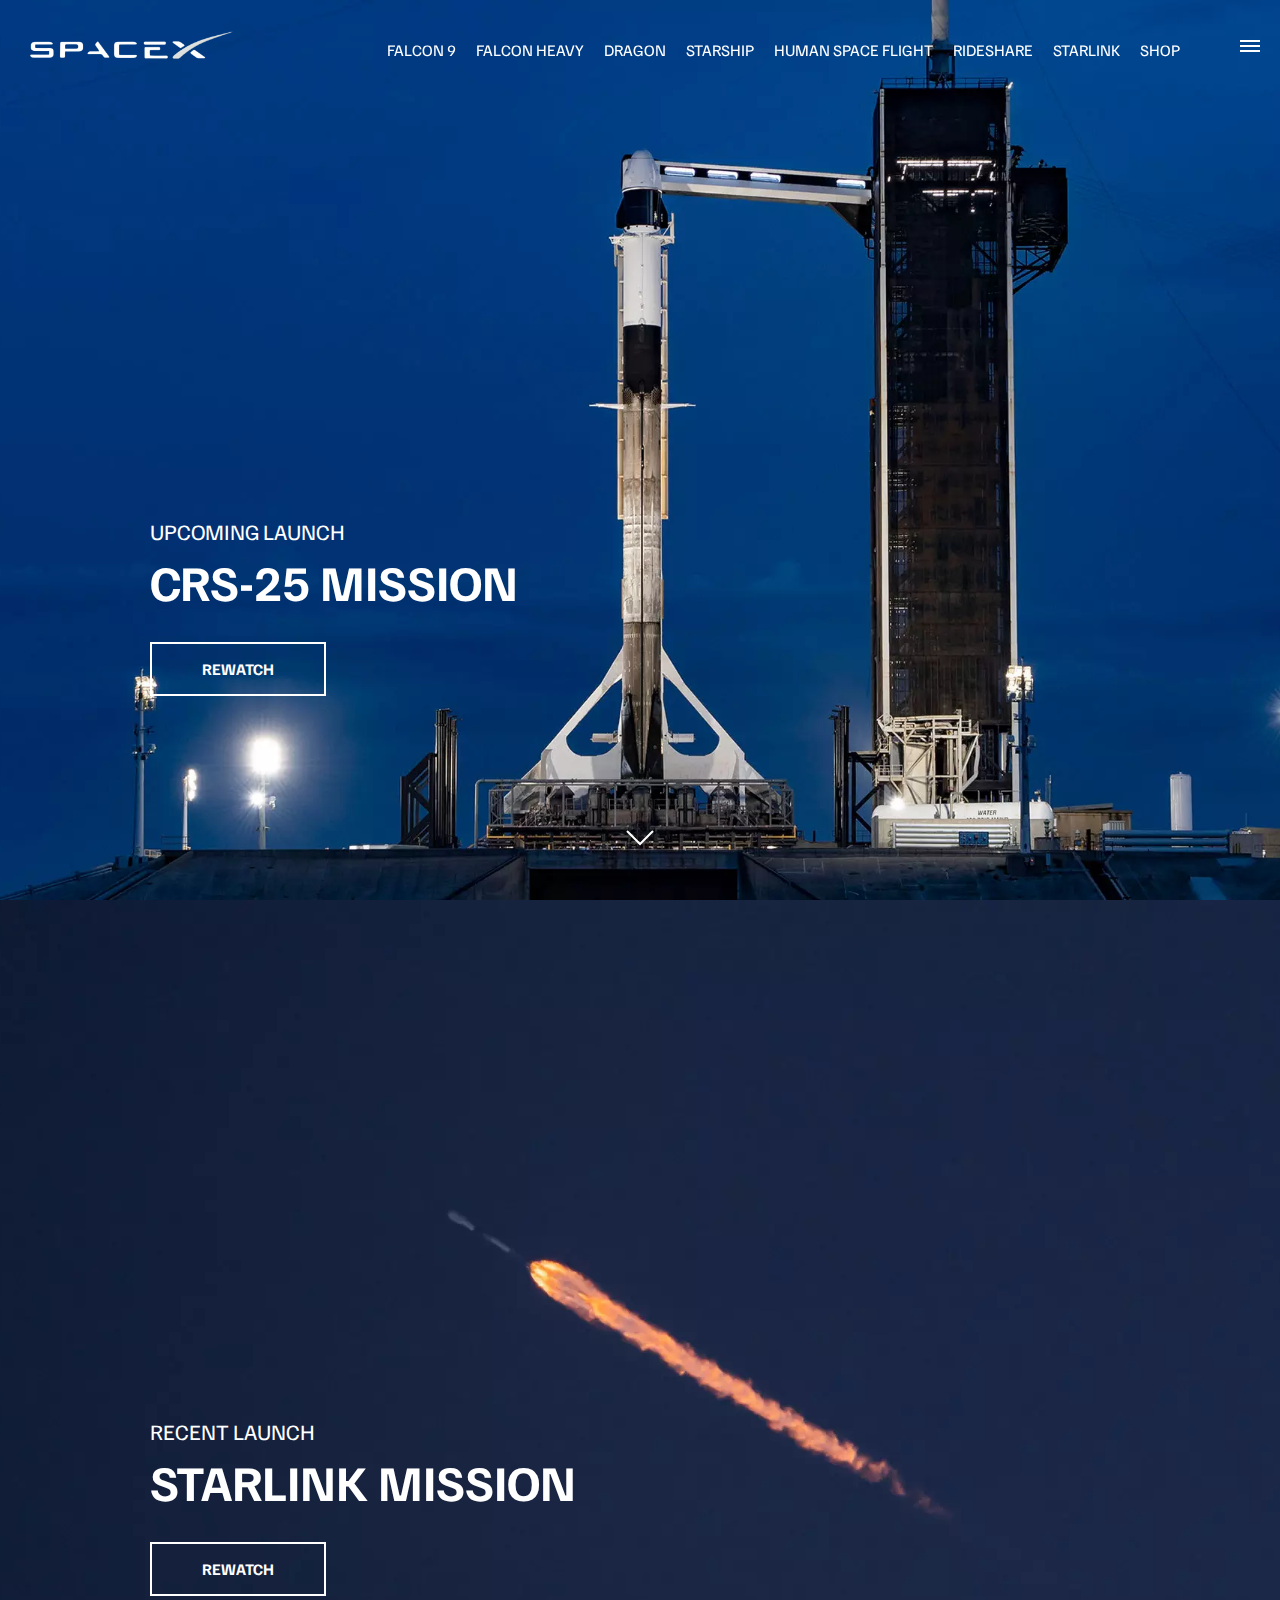
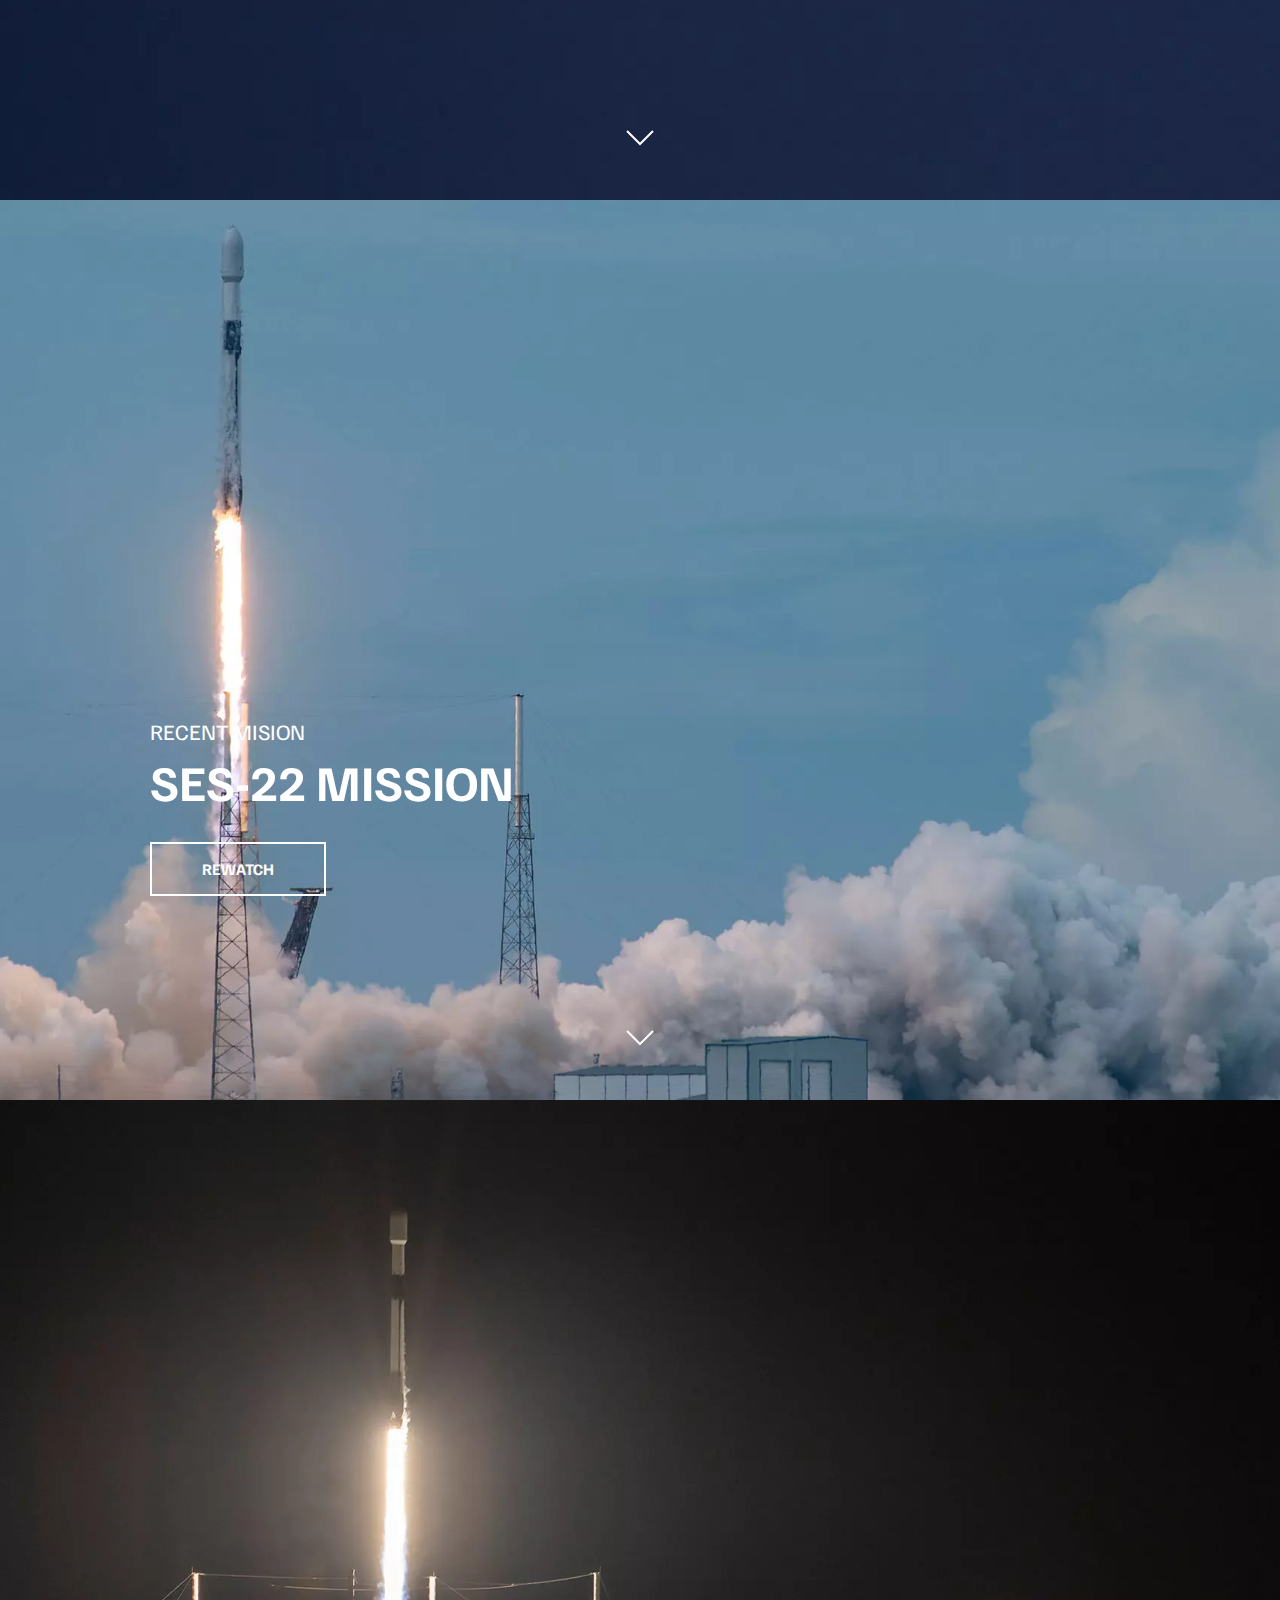
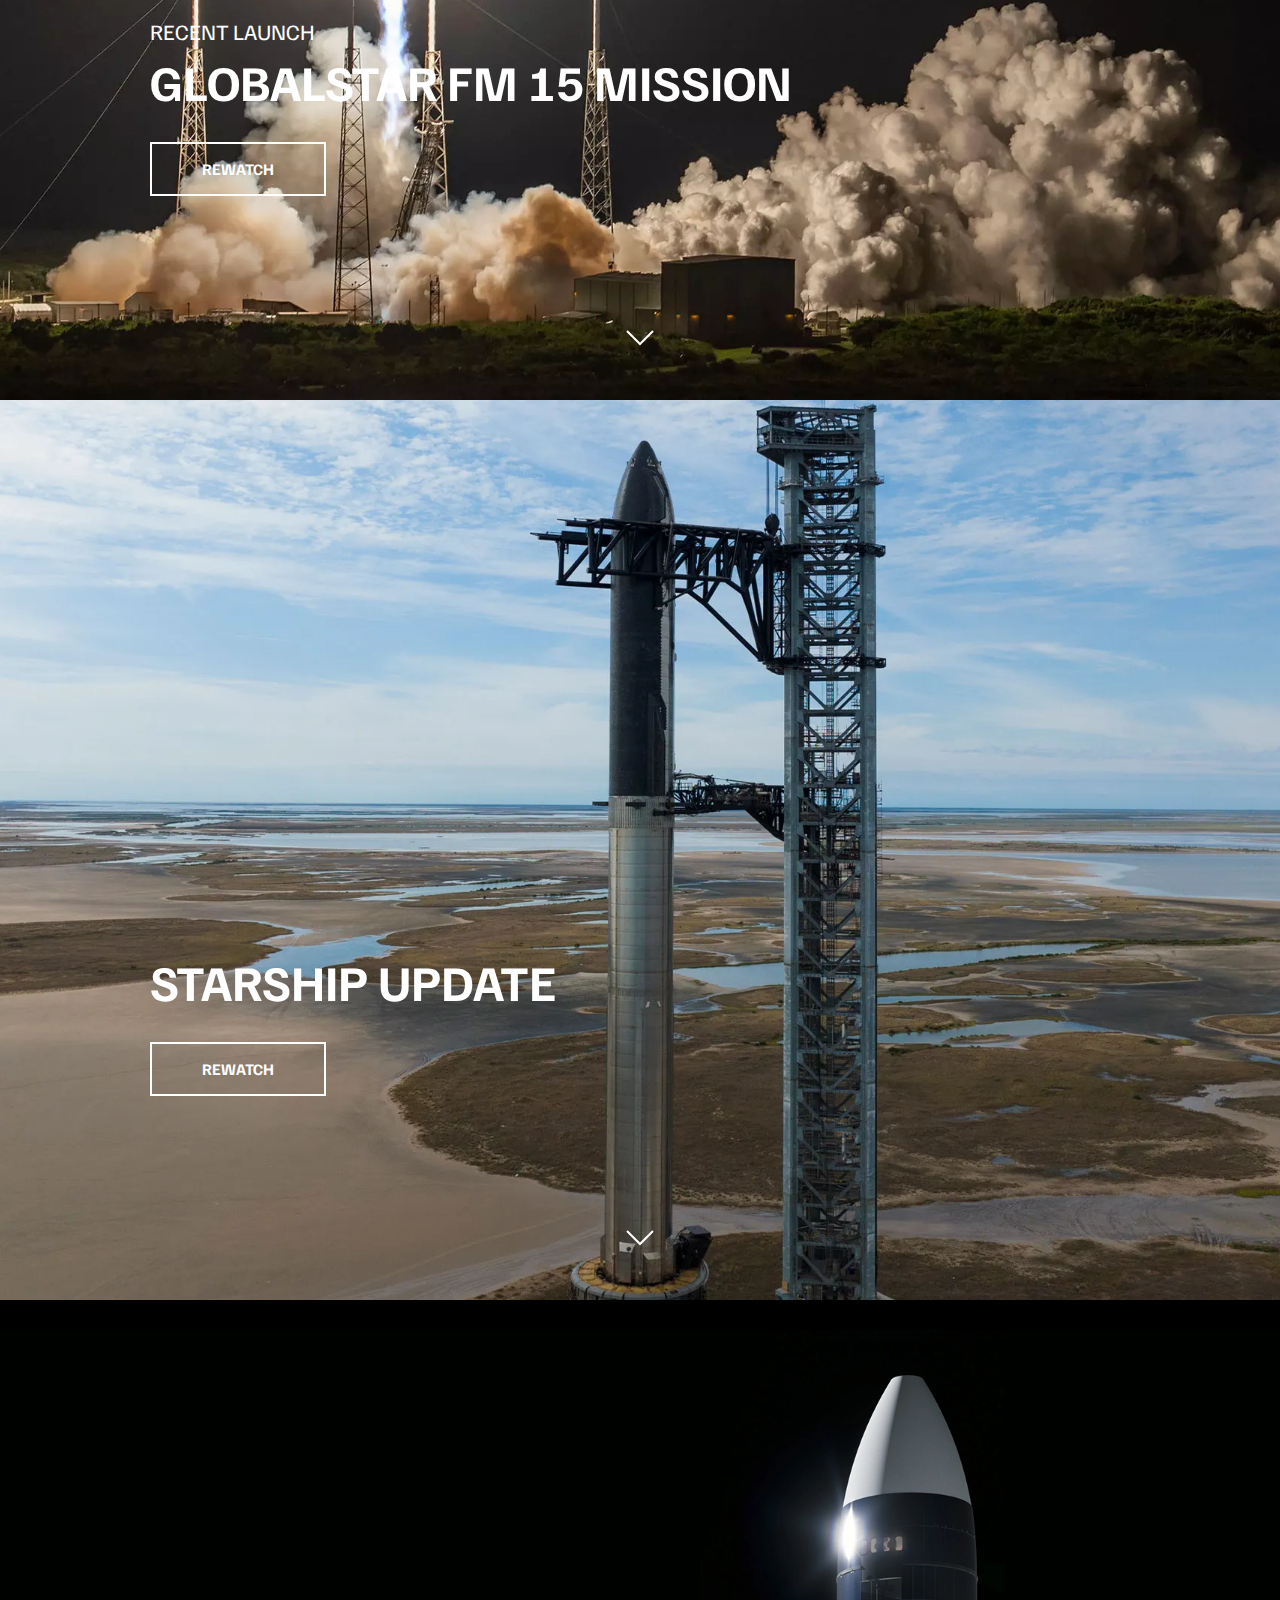
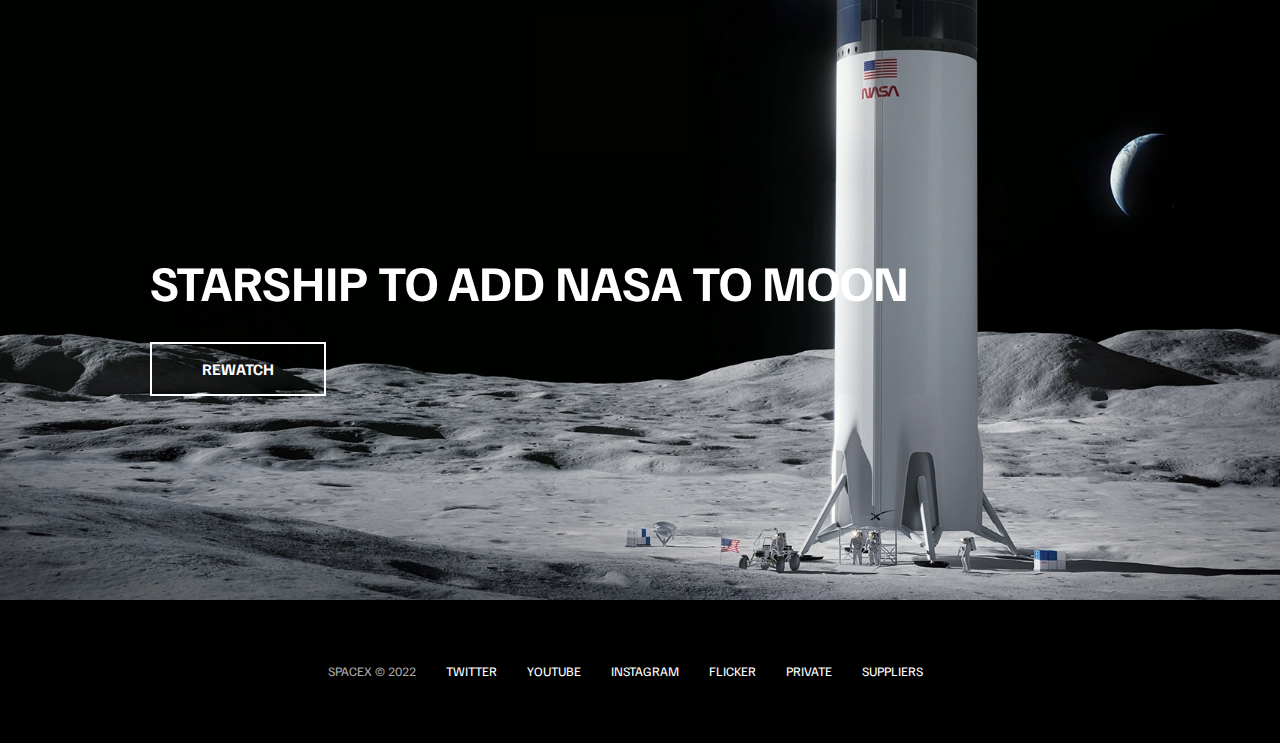
<file: index.html>
<!DOCTYPE html>
<html lang="en">
  <head>
    <meta charset="UTF-8" />
    <meta http-equiv="X-UA-Compatible" content="IE=edge" />
    <meta name="viewport" content="width=device-width, initial-scale=1.0" />
    <link rel="stylesheet" href="css/style.css" />
    <script src="js/script.js" defer></script>
    <title>SpaceX</title>
  </head>

  <body>
    <div id="overlay"></div>
    <div id="mobile-menu" class="mobile-main-menu">
      <ul>
        <li><a href="#">Mission</a></li>
        <li><a href="#">Launches</a></li>
        <li><a href="#">Careers</a></li>
        <li><a href="#">Updates</a></li>
        <li><a href="#">Shop</a></li>

        <li class="mobile-only"><a href="falcon9.html">Falcon 9</a></li>
        <li class="mobile-only"><a href="falcon-heavy.html">Falcon heavy</a></li>
        <li class="mobile-only"><a href="dragon.html">Dragon</a></li>
        <li class="mobile-only"><a href="#">Starship</a></li>
        <li class="mobile-only"><a href="#">Human Space Flight</a></li>
        <li class="mobile-only"><a href="#">Rideshare</a></li>
        <li class="mobile-only"><a href="#">Starlink</a></li>

      </ul>
    </div>
    <header class="main-header">
      <div class="logo">
        <a href="index.html">
          <img src="img/logo.png" alt="SpaceX" />
        </a>
      </div>
      <nav class="desktop-main-menu">
        <ul>
          <li><a href="falcon9.html">Falcon 9</a></li>
          <li><a href="falcon-heavy.html">Falcon heavy</a></li>
          <li><a href="dragon.html">Dragon</a></li>
          <li><a href="#">Starship</a></li>
          <li><a href="#">Human Space Flight</a></li>
          <li><a href="#">Rideshare</a></li>
          <li><a href="#">Starlink</a></li>
          <li><a href="#">Shop</a></li>
        </ul>
      </nav>
    </header>

    <!-- Hamburger menu -->
    <button id="menu-btn" class="hamburger" type="button">
      <span class="hamburger-top"></span>
      <span class="hamburger-middle"></span>
      <span class="hamburger-bottom"></span>
    </button>
    <!-- Section A -->
    <section class="section-a">
      <div class="section-inner">
        <h4>Upcoming Launch</h4>
        <h2>CRS-25 Mission</h2>
        <a href="#" class="btn">
          <div class="hover"></div>
          <span>Rewatch</span>
        </a>
      </div>
      <div class="scroll-arrow">
        <svg width="30px" height="20px">
          <path
            stroke="#ffffff"
            fill="none"
            stroke-width="2px"
            d="M2.000,5.000 L15.000,18.000 L28.000,5.000 "
          ></path>
        </svg>
      </div>
    </section>

    <!-- Section B -->
    <section class="section-b">
      <div class="section-inner">
        <h4>Recent Launch</h4>
        <h2>Starlink Mission</h2>
        <a href="#" class="btn">
          <div class="hover"></div>
          <span>Rewatch</span>
        </a>
      </div>
      <div class="scroll-arrow">
        <svg width="30px" height="20px">
          <path
            stroke="#ffffff"
            fill="none"
            stroke-width="2px"
            d="M2.000,5.000 L15.000,18.000 L28.000,5.000 "
          ></path>
        </svg>
      </div>
    </section>

    <!-- Section C -->
    <section class="section-c">
      <div class="section-inner">
        <h4>Recent Mision</h4>
        <h2>SES-22 Mission</h2>
        <a href="#" class="btn">
          <div class="hover"></div>
          <span>Rewatch</span>
        </a>
      </div>
      <div class="scroll-arrow">
        <svg width="30px" height="20px">
          <path
            stroke="#ffffff"
            fill="none"
            stroke-width="2px"
            d="M2.000,5.000 L15.000,18.000 L28.000,5.000 "
          ></path>
        </svg>
      </div>
    </section>

    <!-- Section d -->
    <section class="section-d">
      <div class="section-inner">
        <h4>Recent Launch</h4>
        <h2>Globalstar FM 15 Mission</h2>
        <a href="#" class="btn">
          <div class="hover"></div>
          <span>Rewatch</span>
        </a>
      </div>
      <div class="scroll-arrow">
        <svg width="30px" height="20px">
          <path
            stroke="#ffffff"
            fill="none"
            stroke-width="2px"
            d="M2.000,5.000 L15.000,18.000 L28.000,5.000 "
          ></path>
        </svg>
      </div>
    </section>

    <!-- Section E -->
    <section class="section-e">
      <div class="section-inner">
        <!-- <h4>Upcoming Launch</h4> -->
        <h2>Starship Update</h2>
        <a href="#" class="btn">
          <div class="hover"></div>
          <span>Rewatch</span>
        </a>
      </div>
      <div class="scroll-arrow">
        <svg width="30px" height="20px">
          <path
            stroke="#ffffff"
            fill="none"
            stroke-width="2px"
            d="M2.000,5.000 L15.000,18.000 L28.000,5.000 "
          ></path>
        </svg>
      </div>
    </section>

    <!-- Section A -->
    <section class="section-f">
      <div class="section-inner">
        <!-- <h4>Upcoming Launch</h4> -->
        <h2>Starship to add NASA to moon</h2>
        <a href="#" class="btn">
          <div class="hover"></div>
          <span>Rewatch</span>
        </a>
      </div>
    </section>

    <footer>
      <ul>
        <li>SpaceX &copy; 2022</li>
        <li><a href="#">Twitter</a></li>
        <li><a href="#">YouTube</a></li>
        <li><a href="#">Instagram</a></li>
        <li><a href="#">Flicker</a></li>
        <li><a href="#">Private</a></li>
        <li><a href="#">Suppliers</a></li>
      </ul>
    </footer>
  </body>
</html>
</file>
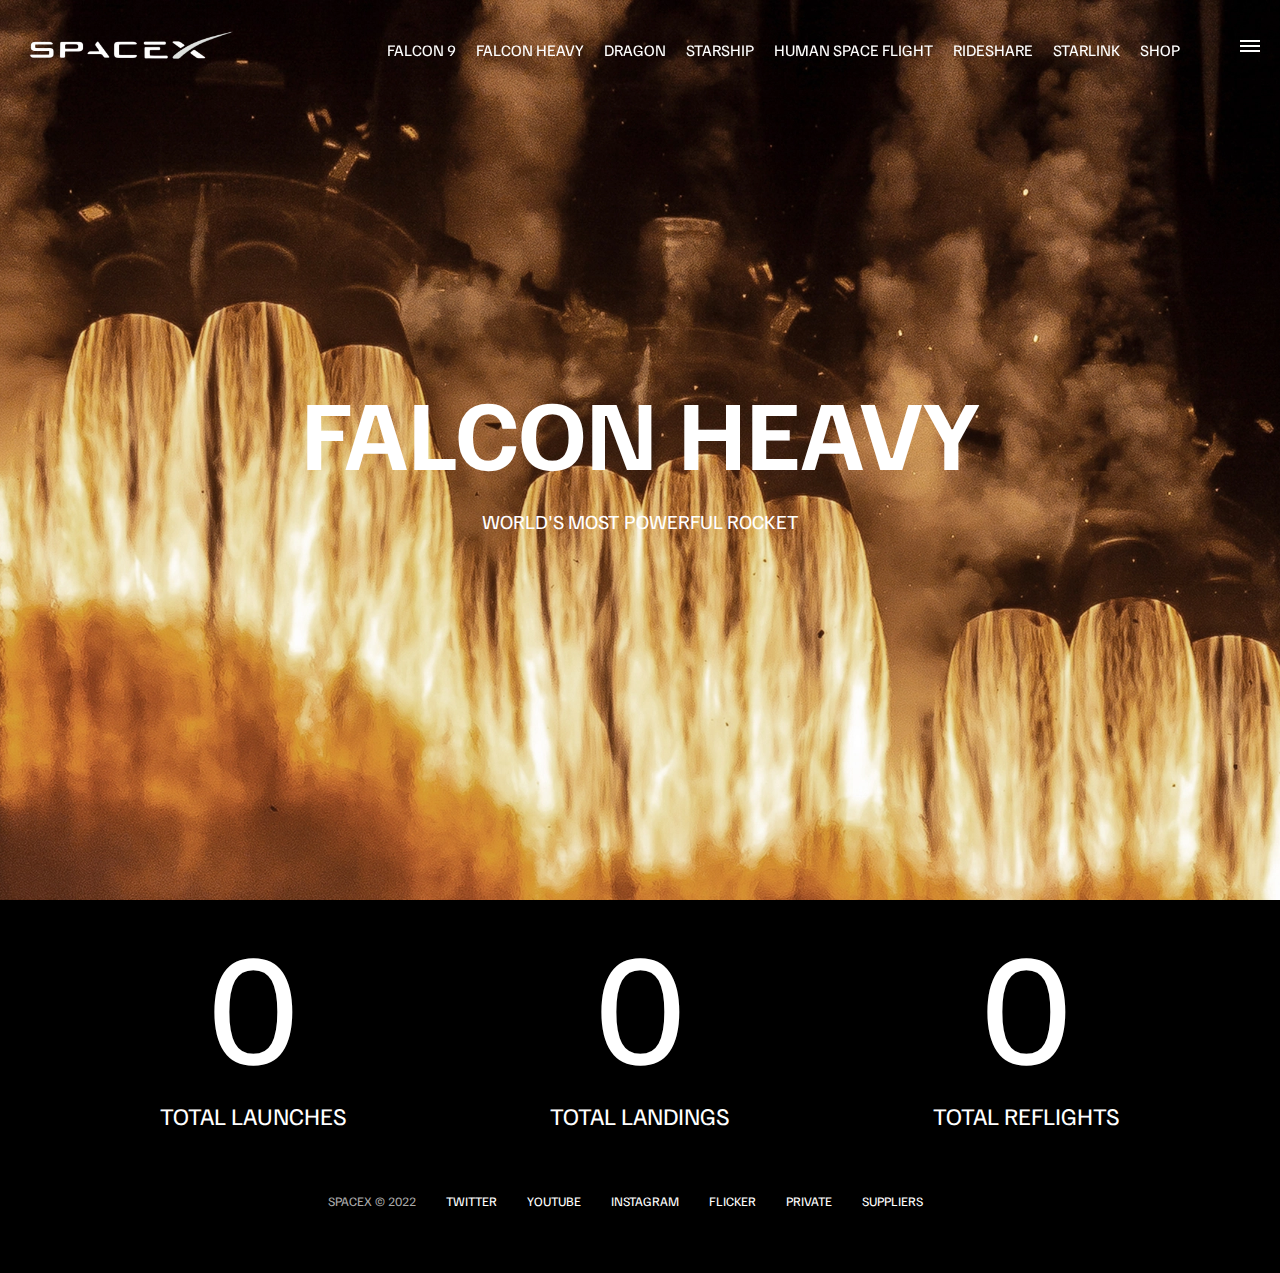
<file: falcon-heavy.html>
<!DOCTYPE html>
<html lang="en">
  <head>
    <meta charset="UTF-8" />
    <meta http-equiv="X-UA-Compatible" content="IE=edge" />
    <meta name="viewport" content="width=device-width, initial-scale=1.0" />
    <link rel="stylesheet" href="css/style.css" />
    <script src="js/script.js" defer></script>
    <title>SpaceX -Falcon Heavy</title>
  </head>

  <body>
    <div id="overlay"></div>
    <div id="mobile-menu" class="mobile-main-menu">
      <ul>
        <li><a href="#">Mission</a></li>
        <li><a href="#">Launches</a></li>
        <li><a href="#">Careers</a></li>
        <li><a href="#">Updates</a></li>
        <li><a href="#">Shop</a></li>

        <li class="mobile-only"><a href="falcon9.html">Falcon 9</a></li>
        <li class="mobile-only"><a href="falcon-heavy.html">Falcon heavy</a></li>
        <li class="mobile-only"><a href="dragon.html">Dragon</a></li>
        <li class="mobile-only"><a href="#">Starship</a></li>
        <li class="mobile-only"><a href="#">Human Space Flight</a></li>
        <li class="mobile-only"><a href="#">Rideshare</a></li>
        <li class="mobile-only"><a href="#">Starlink</a></li>

      </ul>
    </div>
    <header class="main-header">
      <div class="logo">
        <a href="index.html">
          <img src="img/logo.png" alt="SpaceX" />
        </a>
      </div>
      <nav class="desktop-main-menu">
        <ul>
          <li><a href="falcon9.html">Falcon 9</a></li>
          <li><a href="falcon-heavy.html">Falcon heavy</a></li>
          <li><a href="dragon.html">Dragon</a></li>
          <li><a href="#">Starship</a></li>
          <li><a href="#">Human Space Flight</a></li>
          <li><a href="#">Rideshare</a></li>
          <li><a href="#">Starlink</a></li>
          <li><a href="#">Shop</a></li>
        </ul>
      </nav>
    </header>

    <!-- Hamburger menu -->
    <button id="menu-btn" class="hamburger" type="button">
      <span class="hamburger-top"></span>
      <span class="hamburger-middle"></span>
      <span class="hamburger-bottom"></span>
    </button>
   
    <section class="section-animate bg-falcon-heavy">

    </section>
    <div class="section-inner-center">
        <h3>Falcon Heavy</h3>
        <p>World's most powerful rocket</p>
    </div>

    <div class="stats">
      <div>
        <span class="counter" data-target="3">0</span>
        <h4>Total Launches</h4>
      </div>
      <div>
        <span class="counter" data-target="7">0</span>
        <h4>Total Landings</h4>
      </div>
      <div>
        <span class="counter" data-target="100">0</span>
        <h4>Total Reflights</h4>
      </div>  
    </div>

    <footer>
      <ul>
        <li>SpaceX &copy; 2022</li>
        <li><a href="#">Twitter</a></li>
        <li><a href="#">YouTube</a></li>
        <li><a href="#">Instagram</a></li>
        <li><a href="#">Flicker</a></li>
        <li><a href="#">Private</a></li>
        <li><a href="#">Suppliers</a></li>
      </ul>
    </footer>
  </body>
</html>
</file>
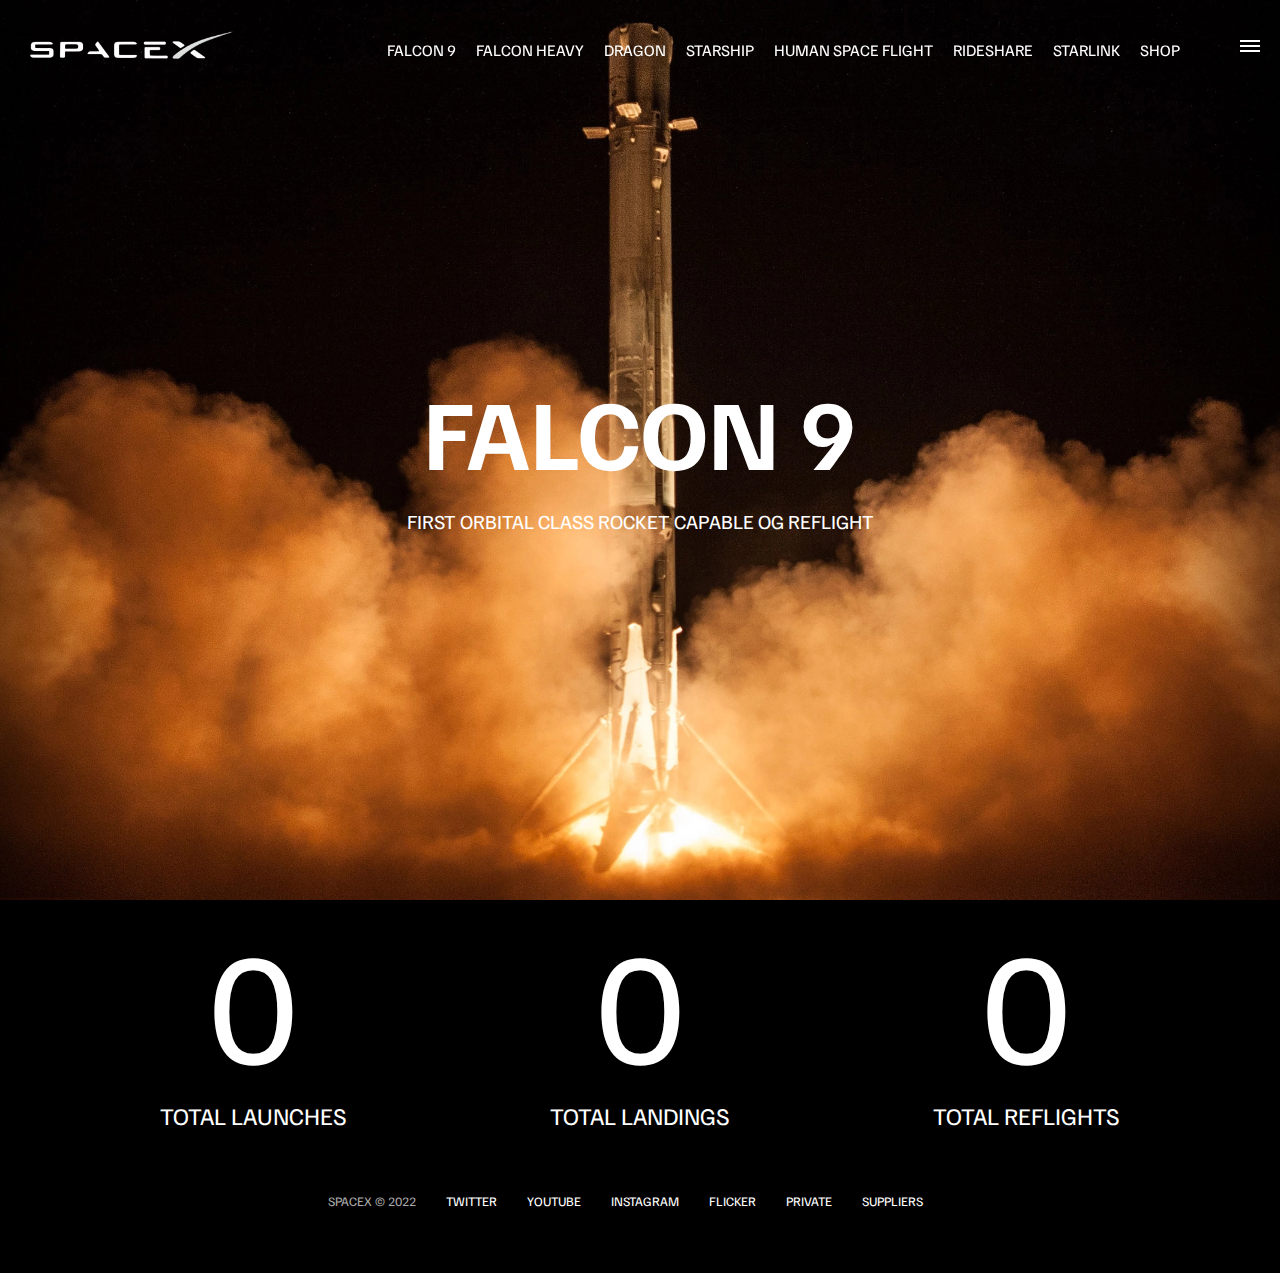
<file: falcon9.html>
<!DOCTYPE html>
<html lang="en">
  <head>
    <meta charset="UTF-8" />
    <meta http-equiv="X-UA-Compatible" content="IE=edge" />
    <meta name="viewport" content="width=device-width, initial-scale=1.0" />
    <link rel="stylesheet" href="css/style.css" />
    <script src="js/script.js" defer></script>
    <title>SpaceX</title>
  </head>

  <body>
    <div id="overlay"></div>
    <div id="mobile-menu" class="mobile-main-menu">
      <ul>
        <li><a href="#">Mission</a></li>
        <li><a href="#">Launches</a></li>
        <li><a href="#">Careers</a></li>
        <li><a href="#">Updates</a></li>
        <li><a href="#">Shop</a></li>

        <li class="mobile-only"><a href="falcon9.html">Falcon 9</a></li>
        <li class="mobile-only"><a href="falcon-heavy.html">Falcon heavy</a></li>
        <li class="mobile-only"><a href="dragon.html">Dragon</a></li>
        <li class="mobile-only"><a href="#">Starship</a></li>
        <li class="mobile-only"><a href="#">Human Space Flight</a></li>
        <li class="mobile-only"><a href="#">Rideshare</a></li>
        <li class="mobile-only"><a href="#">Starlink</a></li>

      </ul>
    </div>
    <header class="main-header">
      <div class="logo">
        <a href="index.html">
          <img src="img/logo.png" alt="SpaceX" />
        </a>
      </div>
      <nav class="desktop-main-menu">
        <ul>
          <li><a href="falcon9.html">Falcon 9</a></li>
          <li><a href="falcon-heavy.html">Falcon heavy</a></li>
          <li><a href="dragon.html">Dragon</a></li>
          <li><a href="#">Starship</a></li>
          <li><a href="#">Human Space Flight</a></li>
          <li><a href="#">Rideshare</a></li>
          <li><a href="#">Starlink</a></li>
          <li><a href="#">Shop</a></li>
        </ul>
      </nav>
    </header>

    <!-- Hamburger menu -->
    <button id="menu-btn" class="hamburger" type="button">
      <span class="hamburger-top"></span>
      <span class="hamburger-middle"></span>
      <span class="hamburger-bottom"></span>
    </button>
   
    <section class="section-animate bg-falcon-9">

    </section>
    <div class="section-inner-center">
        <h3>Falcon 9</h3>
        <p>First orbital class rocket capable og reflight</p>
    </div>

    <div class="stats">
      <div>
        <span class="counter" data-target="3">0</span>
        <h4>Total Launches</h4>
      </div>
      <div>
        <span class="counter" data-target="7">0</span>
        <h4>Total Landings</h4>
      </div>
      <div>
        <span class="counter" data-target="100">0</span>
        <h4>Total Reflights</h4>
      </div>  
    </div>

    <footer>
      <ul>
        <li>SpaceX &copy; 2022</li>
        <li><a href="#">Twitter</a></li>
        <li><a href="#">YouTube</a></li>
        <li><a href="#">Instagram</a></li>
        <li><a href="#">Flicker</a></li>
        <li><a href="#">Private</a></li>
        <li><a href="#">Suppliers</a></li>
      </ul>
    </footer>
  </body>
</html>
</file>
<file: css/style.css>
@import url("https://fonts.googleapis.com/css2?family=Familjen+Grotesk:wght@400;600;700&display=swap");

*,
*::before,
*::after {
  margin: 0;
  padding: 0;
  box-sizing: border-box;
}
body {
  font-family: "Familjen Grotesk", sans-serif;
  background: #000;
  color: #fff;
}

a {
  text-decoration: none;
  color: #fff;
}

ul {
  list-style: none;
}

/* Header/Navbar */

.main-header {
  position: fixed;
  top: 0;
  left: 0;
  width: 100%;
  z-index: 3;
  display: flex;
  flex-direction: row;
  justify-content: space-between;
  align-items: center;
  text-transform: uppercase;
  height: 100px;
  padding: 0 30px;
}

/* Logo */
.logo {
  width: 210px;
  height: auto;
}

.logo img {
  display: block;
  width: 100%;
  height: auto;
}

.desktop-main-menu {
  margin-right: 50px;
}

.desktop-main-menu ul {
  display: flex;
}

.desktop-main-menu ul li {
  position: relative;
  margin-right: 20px;
  padding-bottom: 20xp;
}

/* Menu item bottom border */
/* insert some content after the content of each <a> element */
.desktop-main-menu ul li a::after {
  content: "";
  position: absolute;
  bottom: 0;
  left: 0;
  width: 100%;
  height: 1px;
  background: #fff;
  /* The scaleX() method increases or decreases the width of an element. */
  /* bottom line will go away from all li by scaleX(0)*/
  transform: scaleX(0);
  /* transitions allow you to change property values smoothly, over a give
    duration
    */
  transition: transform 0.6s cubic-bezier(0.19, 1, 0.22, 1);
  transform-origin: right center;
}

.desktop-main-menu ul li a:hover::after {
  transform: scaleX(1);
  transform-origin: left center;
  transition-duration: 0.4s;
}

section {
  /* height = entier viewport */
  position: relative;
  height: 100vh;
  background-position: center center;
  background-repeat: no-repeat;
  background-size: cover;
  text-transform: uppercase;
}

.section-inner {
  /* the element is positioned relative to its first positioned ancestor 
    element  */
  position: absolute;
  bottom: 200px;
  left: 150px;
}

.section-inner h4 {
  font-size: 22px;
  margin-bottom: 5px;
  font-weight: 300;
  /* values : animation_name  time variant*/
  animation: fadeInUp 0.5s ease-in-out;
}

.section-inner h2 {
  font-size: 50px;
  font-weight: 700;
  margin-bottom: 20px;
  /* values : animation_name  time variant delay_timr*/
  animation: fadeInUp 0.5s ease-in-out 0.2s;
  /* Stop from showing at the start of animation */
  animation-fill-mode: both;
}

.section-inner a {
  animation: fadeInUp 0.5s ease-in-out 0.4s;
  /* Stop from showing at the start of animation */
  animation-fill-mode: both;
}
.section-a {
  background-image: url("../img/section-a.webp");
}
.section-b {
  background-image: url("../img/section-b.webp");
}
.section-c {
  background-image: url("../img/section-c.webp");
}
.section-d {
  background-image: url("../img/section-d.webp");
}
.section-e {
  background-image: url("../img/section-e.webp");
}
.section-f {
  background-image: url("../img/section-f.webp");
}

.btn {
  position: relative;
  display: inline-block;
  cursor: pointer;
  text-align: left;
  min-width: 130px;
  padding: 15px 50px;
  margin-top: 10px;
  border: 2px solid white;
  text-transform: uppercase;
  font-weight: bold;
  /* the hover element inside, we don't 
    want it to come out of its container*/
  overflow: hidden;
  z-index: 2;
}

.btn:hover span {
  color: #000;
}

.btn .hover {
  position: absolute;
  top: 0;
  left: 0;
  width: 100%;
  height: 100%;
  background-color: #fff;
  color: #000;
  z-index: -1;
  /* he translate() method moves an element from its current position */
  transform: translateY(100%);
  transition: transform 0.6s cubic-bezier(0.19, 1, 0.22, 1);
}

.btn:hover .hover {
  transform: translateY(0);
}

.scroll-arrow {
  position: absolute;
  bottom: 50px;
  left: 50%;
  transform: translateX(-50%);
  animation: fadeBounce 5s infinite;
}

/* Footer */
footer {
  position: relative;
  padding: 55px 0;
}

footer ul {
  display: flex;
  justify-content: center;
  align-items: center;
  flex-wrap: wrap;
}

footer ul li {
  margin-right: 30px;
  color: #aaa;
  text-transform: uppercase;
  font-size: 13px;
  line-height: 2.5;
}

footer ul li a {
  color: #fff;
  transition: color 0.6s;
}

footer ul li a:hover {
  color: #aaa;
}

.hamburger {
  position: fixed;
  top: 40px;
  right: 20px;
  z-index: 10;
  cursor: pointer;
  width: 20px;
  height: 20px;
  background: none;
  border: none;
}

.hamburger-top,
.hamburger-middle,
.hamburger-bottom {
  position: absolute;
  width: 20px;
  height: 2px;
  top: 0;
  left: 0;
  background: #fff;
  transition: all 0.5s;
}

.hamburger-middle {
  transform: translateY(5px);
}

.hamburger-bottom {
  transform: translateY(10px);
}

/* transition Hamburger to X when open */
.open {
  transform: rotate(90deg);
}
.open .hamburger-top {
  /* transform: rotate(135deg); */
  transform: rotate(45deg) translateY(6px) translateX(6px);
}

.open .hamburger-middle {
  display: none;
  /* transform: rotate(-135deg); */
}

.open .hamburger-bottom {
  /* display: none; */
  transform: rotate(-45deg) translateY(6px) translateX(-6px);
  /* transform: rotate(-135deg); */
}

/* Overlay */

.overlay-show {
  position: fixed;
  top: 0;
  left: 0;
  width: 100%;
  height: 100%;
  background-color: rgba(0, 0, 0, 0.5);
  z-index: 3;
}

/* Stop body scroll */
.stop-scrolling {
  overflow: hidden;
}

/* Hide mobile menu items */
.mobile-only {
  display: none;
}

/* Mobile main menu */
.mobile-main-menu {
    position: fixed;
    top: 0;
    right: 0;
    width: 350px;
    height: 100%;
    z-index: 4;
    background: #000;
    display: flex;
    align-items: center;
    justify-content: center;
    transform: translateX(100%);
    transition: transform 0.6s cubic-bezier(0.19, 1, 0.22, 1);
}

/* Bring menu from right */

.show-menu {
    transform: translateX(0);
}

.mobile-main-menu ul {
    display: flex;
    flex-direction: column;
    align-items: flex-end;
    justify-content: center;
    padding: 50px;
    width: 100%;
}
.mobile-main-menu ul li {
    margin-bottom: 20px;
    font-size: 18px;
    text-transform: uppercase;
    border-bottom: 1px #555 dotted;
    width: 100%;
    text-align: right;
    padding-bottom: 8px;
}

.mobile-main-menu ul li a {
    color: #fff;
    transition: color 0.6s;
}

.mobile-main-menu ul li a:hover {
    color: #aaa;
}

/* Inner pages */
.bg-falcon-9 {
  background-image: url('../img/falcon-9.webp');
}

.bg-falcon-heavy {
  background-image: url('../img/falcon-heavy.webp');
}

.bg-dragon {
  background-image: url('../img/dragon.webp');
}

.section-animate {
  animation: fadeIn 2s ease-in-out;
}

.section-inner-center {
  position: absolute;
  top: 50%;
  left: 50%;
  transform: translate(-50%, -50%);
  text-transform: uppercase;
  text-align: center;
  width: 80%;
}

.section-inner-center h3 {
  font-size: 100px;
  margin-bottom: 15px;
  animation: fadeInUp 0.5s ease-in-out;
}

.section-inner-center p {
  font-size: 20px;
  animation: fadeInUp 0.5s ease-in-out 0.2s;
  /* paragraph is already there to begin with animation but we don't want that, fix is below */
  animation-fill-mode: both;
}

/* stats */
.stats {
  max-width: 960px;
   /*moive it to middle  */
   margin: 0 auto;
   display: flex;
   align-items: center;
   justify-content: space-between;
   text-align: center;
   text-transform: uppercase;

}

.stats div span {
  font-size: 160px;
}

.stats div h4 {
  font-size: 24px;
  font-weight: 300;
}
/* Animations */

@keyframes fadeInUp {
  0% {
    opacity: 0;
    transform: translateY(140px);
  }

  100% {
    opacity: 1;
    transform: translateY(0);
  }
}

@keyframes fadeIn {
  0% {
    opacity: 0;
  }

  100% {
    opacity: 1;
  }
}

@keyframes fadeBounce {
  0%,
  20%,
  50%,
  80%,
  100% {
    opacity: 0;
    transform: translateY(-20px);
  }
  40% {
    opacity: 1;
    transform: translateY(0);
  }
}

/* Media Queries */

@media (max-width: 960px) {
  /* Hide desktop menu */
  .desktop-main-menu {
    display: none;
  }
  .mobile-only {
    display: block;
  }
  .section-inner-center h3 {
    font-size: 75px;
  }
}

@media (max-width: 600px) {
  .section-inner {
    bottom: 75px;
    left: 20px;
  }

  .section-inner h2 {
    font-size: 40px;
  }

  footer ul li:first-child {
    position: absolute;
    top: 20px;
    left: 50%;
    transform: translate(-50%, 50%);
    margin-bottom: 20px;
  }

  footer ul li {
    margin-right: 15px;
    /* margin-bottom: 20px; */
  }

  .logo {
    width: 150px;
    margin: auto;
  }

  .section-inner-center {
    width: 80%;
  }
  .section-inner-center h3 {
    font-size: 50px;
  }

  /* stats */
  .stats {
    flex-direction: column;
  }

  .stats div {
    margin-bottom: 20px;
  }
}
</file>
